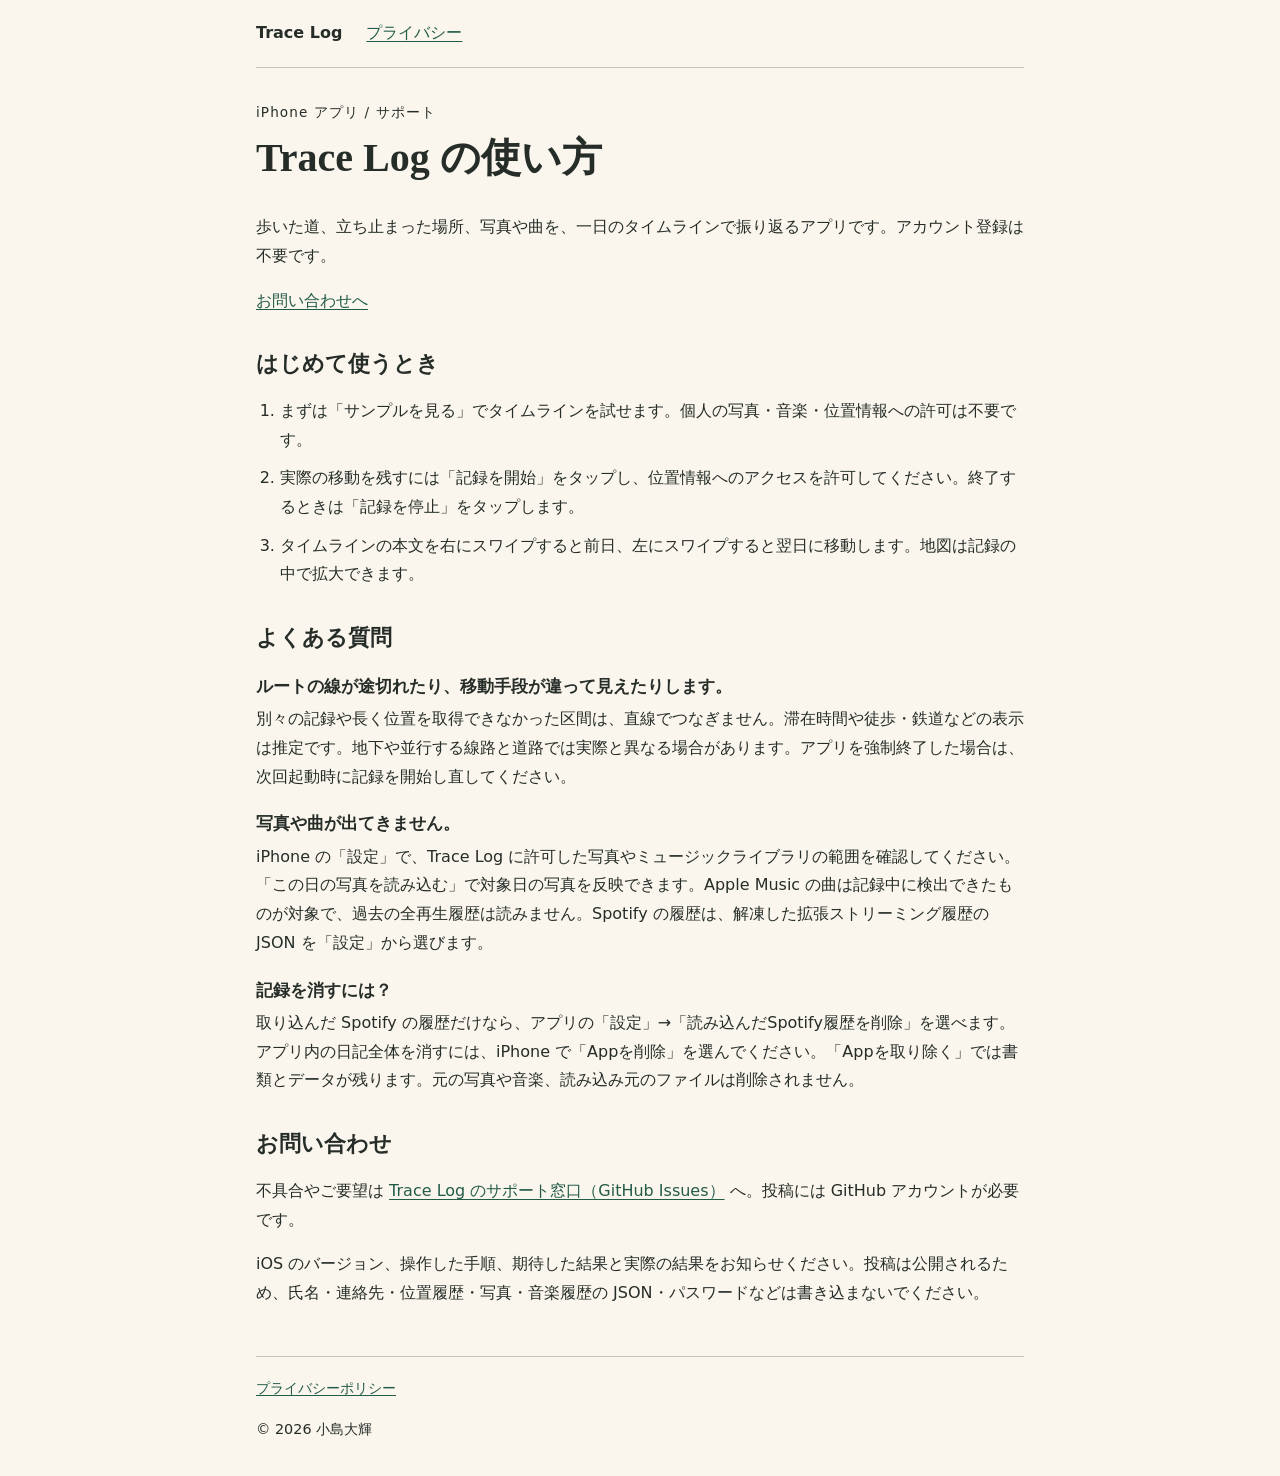
<file: index.html>
<!doctype html>
<html lang="ja">
<head>
  <meta charset="utf-8">
  <meta name="viewport" content="width=device-width, initial-scale=1">
  <meta name="description" content="iPhone用ライフログ Trace Log の使い方、記録や権限に関するよくある質問、お問い合わせ窓口。">
  <title>Trace Log サポート</title>
  <link rel="stylesheet" href="style.css">
</head>
<body>
  <header><nav aria-label="サイト内"><strong>Trace Log</strong><a href="privacy.html">プライバシー</a></nav></header>
  <main>
    <p class="eyebrow">iPhone アプリ / サポート</p>
    <h1>Trace Log の使い方</h1>
    <p>歩いた道、立ち止まった場所、写真や曲を、一日のタイムラインで振り返るアプリです。アカウント登録は不要です。</p>
    <p><a href="#contact">お問い合わせへ</a></p>
    <h2>はじめて使うとき</h2>
    <ol>
      <li>まずは「サンプルを見る」でタイムラインを試せます。個人の写真・音楽・位置情報への許可は不要です。</li>
      <li>実際の移動を残すには「記録を開始」をタップし、位置情報へのアクセスを許可してください。終了するときは「記録を停止」をタップします。</li>
      <li>タイムラインの本文を右にスワイプすると前日、左にスワイプすると翌日に移動します。地図は記録の中で拡大できます。</li>
    </ol>
    <h2>よくある質問</h2>
    <h3>ルートの線が途切れたり、移動手段が違って見えたりします。</h3>
    <p>別々の記録や長く位置を取得できなかった区間は、直線でつなぎません。滞在時間や徒歩・鉄道などの表示は推定です。地下や並行する線路と道路では実際と異なる場合があります。アプリを強制終了した場合は、次回起動時に記録を開始し直してください。</p>
    <h3>写真や曲が出てきません。</h3>
    <p>iPhone の「設定」で、Trace Log に許可した写真やミュージックライブラリの範囲を確認してください。「この日の写真を読み込む」で対象日の写真を反映できます。Apple Music の曲は記録中に検出できたものが対象で、過去の全再生履歴は読みません。Spotify の履歴は、解凍した拡張ストリーミング履歴の JSON を「設定」から選びます。</p>
    <h3>記録を消すには？</h3>
    <p>取り込んだ Spotify の履歴だけなら、アプリの「設定」→「読み込んだSpotify履歴を削除」を選べます。アプリ内の日記全体を消すには、iPhone で「Appを削除」を選んでください。「Appを取り除く」では書類とデータが残ります。元の写真や音楽、読み込み元のファイルは削除されません。</p>
    <section id="contact">
      <h2>お問い合わせ</h2>
      <p>不具合やご要望は <a href="https://github.com/O-kagami/tracelog-support/issues/new">Trace Log のサポート窓口（GitHub Issues）</a> へ。投稿には GitHub アカウントが必要です。</p>
      <p>iOS のバージョン、操作した手順、期待した結果と実際の結果をお知らせください。投稿は公開されるため、氏名・連絡先・位置履歴・写真・音楽履歴の JSON・パスワードなどは書き込まないでください。</p>
    </section>
  </main>
  <footer><a href="privacy.html">プライバシーポリシー</a><p>© 2026 小島大輝</p></footer>
</body>
</html>
</file>
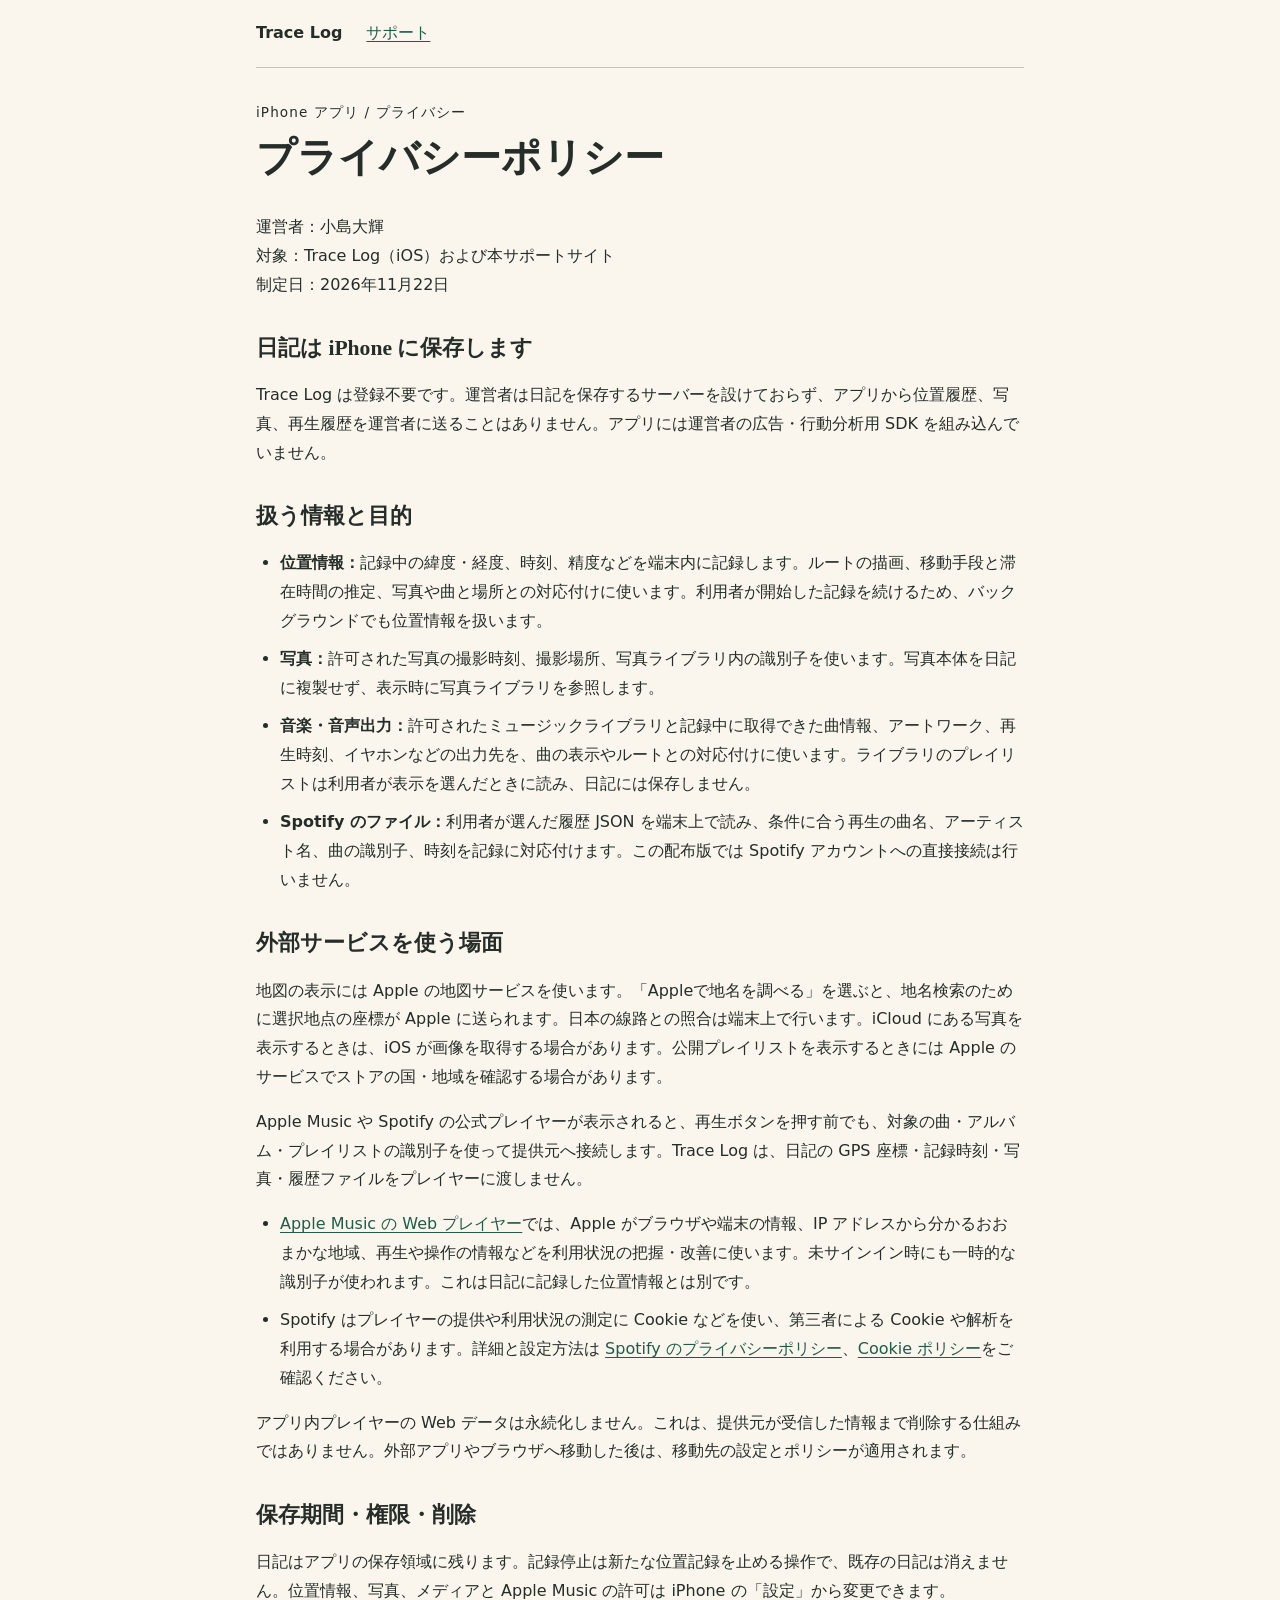
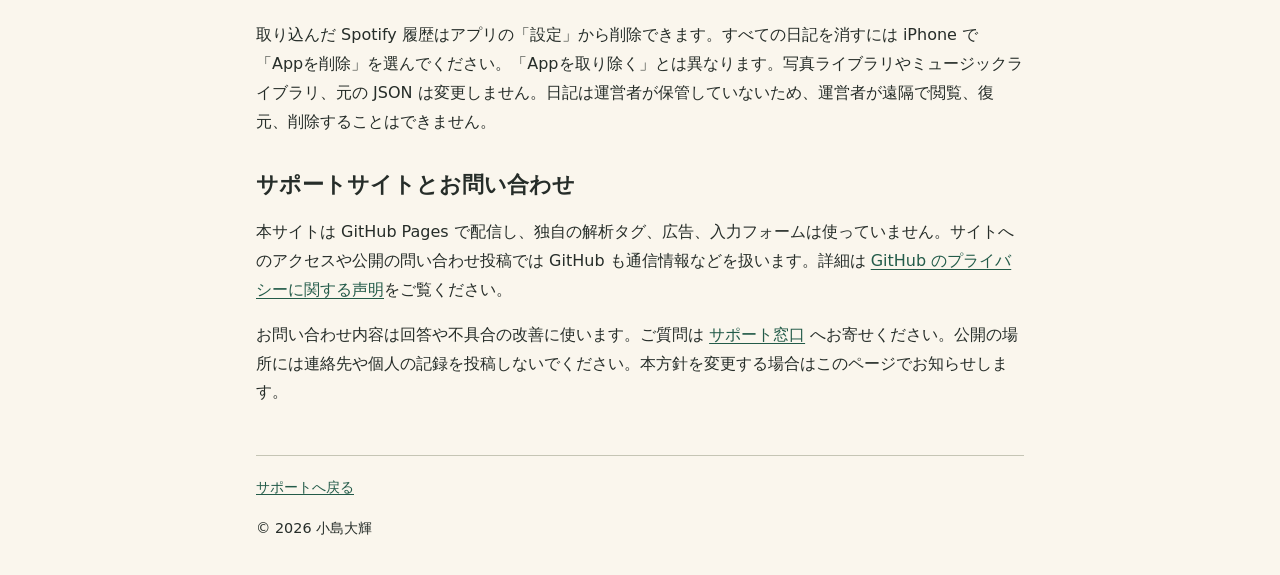
<file: privacy.html>
<!doctype html>
<html lang="ja">
<head>
  <meta charset="utf-8">
  <meta name="viewport" content="width=device-width, initial-scale=1">
  <meta name="description" content="Trace Log が端末内で扱う記録、外部サービスへの接続、許可の変更とデータの削除方法。">
  <title>プライバシーポリシー | Trace Log</title>
  <link rel="stylesheet" href="style.css">
</head>
<body>
  <header><nav aria-label="サイト内"><strong>Trace Log</strong><a href="./">サポート</a></nav></header>
  <main>
    <p class="eyebrow">iPhone アプリ / プライバシー</p>
    <h1>プライバシーポリシー</h1>
    <p>運営者：小島大輝<br>対象：Trace Log（iOS）および本サポートサイト<br>制定日：<time datetime="2026-11-22">2026年11月22日</time></p>
    <h2>日記は iPhone に保存します</h2>
    <p>Trace Log は登録不要です。運営者は日記を保存するサーバーを設けておらず、アプリから位置履歴、写真、再生履歴を運営者に送ることはありません。アプリには運営者の広告・行動分析用 SDK を組み込んでいません。</p>
    <h2>扱う情報と目的</h2>
    <ul>
      <li><strong>位置情報：</strong>記録中の緯度・経度、時刻、精度などを端末内に記録します。ルートの描画、移動手段と滞在時間の推定、写真や曲と場所との対応付けに使います。利用者が開始した記録を続けるため、バックグラウンドでも位置情報を扱います。</li>
      <li><strong>写真：</strong>許可された写真の撮影時刻、撮影場所、写真ライブラリ内の識別子を使います。写真本体を日記に複製せず、表示時に写真ライブラリを参照します。</li>
      <li><strong>音楽・音声出力：</strong>許可されたミュージックライブラリと記録中に取得できた曲情報、アートワーク、再生時刻、イヤホンなどの出力先を、曲の表示やルートとの対応付けに使います。ライブラリのプレイリストは利用者が表示を選んだときに読み、日記には保存しません。</li>
      <li><strong>Spotify のファイル：</strong>利用者が選んだ履歴 JSON を端末上で読み、条件に合う再生の曲名、アーティスト名、曲の識別子、時刻を記録に対応付けます。この配布版では Spotify アカウントへの直接接続は行いません。</li>
    </ul>
    <h2>外部サービスを使う場面</h2>
    <p>地図の表示には Apple の地図サービスを使います。「Appleで地名を調べる」を選ぶと、地名検索のために選択地点の座標が Apple に送られます。日本の線路との照合は端末上で行います。iCloud にある写真を表示するときは、iOS が画像を取得する場合があります。公開プレイリストを表示するときには Apple のサービスでストアの国・地域を確認する場合があります。</p>
    <p>Apple Music や Spotify の公式プレイヤーが表示されると、再生ボタンを押す前でも、対象の曲・アルバム・プレイリストの識別子を使って提供元へ接続します。Trace Log は、日記の GPS 座標・記録時刻・写真・履歴ファイルをプレイヤーに渡しません。</p>
    <ul>
      <li><a href="https://www.apple.com/legal/privacy/data/en/apple-music-web/">Apple Music の Web プレイヤー</a>では、Apple がブラウザや端末の情報、IP アドレスから分かるおおまかな地域、再生や操作の情報などを利用状況の把握・改善に使います。未サインイン時にも一時的な識別子が使われます。これは日記に記録した位置情報とは別です。</li>
      <li>Spotify はプレイヤーの提供や利用状況の測定に Cookie などを使い、第三者による Cookie や解析を利用する場合があります。詳細と設定方法は <a href="https://www.spotify.com/jp/legal/privacy-policy/">Spotify のプライバシーポリシー</a>、<a href="https://www.spotify.com/jp/legal/cookies-policy/">Cookie ポリシー</a>をご確認ください。</li>
    </ul>
    <p>アプリ内プレイヤーの Web データは永続化しません。これは、提供元が受信した情報まで削除する仕組みではありません。外部アプリやブラウザへ移動した後は、移動先の設定とポリシーが適用されます。</p>
    <h2>保存期間・権限・削除</h2>
    <p>日記はアプリの保存領域に残ります。記録停止は新たな位置記録を止める操作で、既存の日記は消えません。位置情報、写真、メディアと Apple Music の許可は iPhone の「設定」から変更できます。</p>
    <p>取り込んだ Spotify 履歴はアプリの「設定」から削除できます。すべての日記を消すには iPhone で「Appを削除」を選んでください。「Appを取り除く」とは異なります。写真ライブラリやミュージックライブラリ、元の JSON は変更しません。日記は運営者が保管していないため、運営者が遠隔で閲覧、復元、削除することはできません。</p>
    <h2>サポートサイトとお問い合わせ</h2>
    <p>本サイトは GitHub Pages で配信し、独自の解析タグ、広告、入力フォームは使っていません。サイトへのアクセスや公開の問い合わせ投稿では GitHub も通信情報などを扱います。詳細は <a href="https://docs.github.com/en/site-policy/privacy-policies/github-general-privacy-statement">GitHub のプライバシーに関する声明</a>をご覧ください。</p>
    <p>お問い合わせ内容は回答や不具合の改善に使います。ご質問は <a href="index.html#contact">サポート窓口</a> へお寄せください。公開の場所には連絡先や個人の記録を投稿しないでください。本方針を変更する場合はこのページでお知らせします。</p>
  </main>
  <footer><a href="./">サポートへ戻る</a><p>© 2026 小島大輝</p></footer>
</body>
</html>
</file>
<file: style.css>
:root {
  color-scheme: light dark;
  --paper: #faf6ed;
  --ink: #262d29;
  --accent: #235b49;
  --line: #c5c5b5;
}
@media (prefers-color-scheme: dark) {
  :root { --paper: #1d2320; --ink: #f2eee4; --accent: #aad8bc; --line: #555f56; }
}
* { box-sizing: border-box; }
body {
  margin: 0 auto;
  padding: 0 clamp(1rem, 5vw, 3rem);
  max-width: 54rem;
  background: var(--paper);
  color: var(--ink);
  font: 1rem/1.8 system-ui, "Hiragino Sans", sans-serif;
  overflow-wrap: anywhere;
}
nav { display: flex; align-items: baseline; gap: 1.5rem; flex-wrap: wrap; }
header, footer { padding-block: 1.2rem; }
header { border-bottom: 1px solid var(--line); }
footer { margin-top: 3rem; border-top: 1px solid var(--line); font-size: .9rem; }
h1, h2 { font-family: Georgia, "Hiragino Mincho ProN", serif; line-height: 1.4; }
h1 { font-size: clamp(1.75rem, 5vw, 2.5rem); margin-top: .35rem; }
h2 { font-size: 1.35rem; margin-top: 2.1rem; }
h3 { font-size: 1.05rem; margin-bottom: .25rem; }
h3 + p { margin-top: .25rem; }
ul, ol { padding-inline-start: 1.5rem; }
li + li { margin-top: .6rem; }
a { color: var(--accent); text-underline-offset: .16em; }
a:focus-visible { outline: 2px solid currentColor; outline-offset: 3px; }
.eyebrow { margin: 2rem 0 0; font-size: .85rem; letter-spacing: .08em; }
</file>
